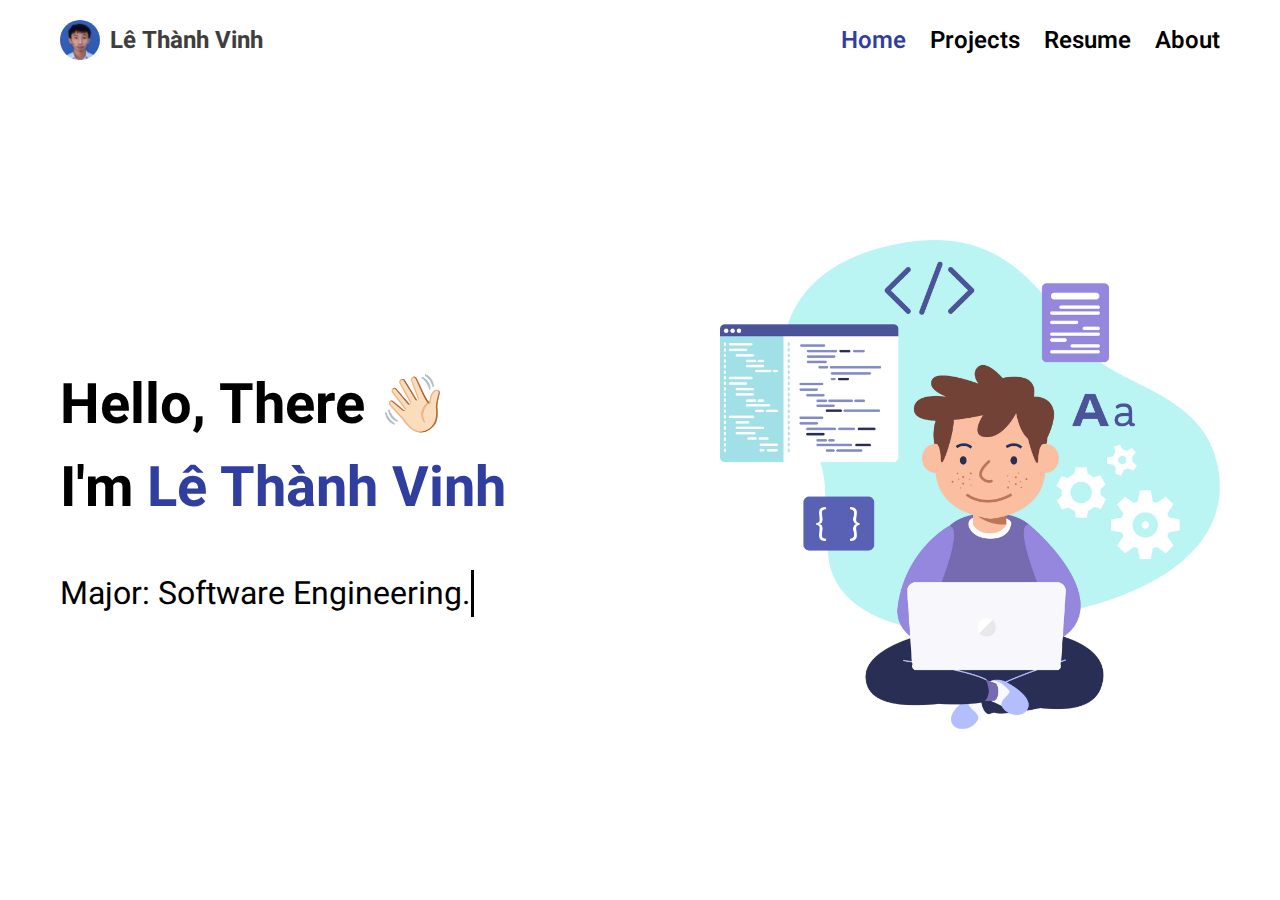
<file: index.html>
<!DOCTYPE html>
<html lang="en">
  <head>
    <meta charset="UTF-8" />
    <meta name="viewport" content="width=device-width, initial-scale=1.0" />
    <link
      href="https://unpkg.com/boxicons@2.1.4/css/boxicons.min.css"
      rel="stylesheet"
    />
    <link rel="stylesheet" href="style.css" />
    <link href="./assets/newavatar.png" rel="icon" />
    <title>Lê Thành Vinh</title>
  </head>

  <body>
    <nav>
      <div class="logo">
        <img src="./assets/21_21110940.jpg" />
        <a href="#">Lê Thành Vinh</a>
      </div>
      <div class="nav-links">
        <a class="selected" href="./index.html">Home</a>
        <a href="./projects.html">Projects</a>
        <a href="./resume.html">Resume</a>
        <a href="./about.html">About</a>
      </div>
    </nav>

    <div class="main">
      <div class="info">
        <h1>
          Hello, There 👋🏻 <br />
          I'm <span>Lê Thành Vinh</span>
        </h1>
        <div class="wrapper">
          <div class="typing-demo">Major: Software Engineering.</div>
        </div>
      </div>
      <img src="assets/bia.png" />
    </div>
  </body>
</html>
</file>
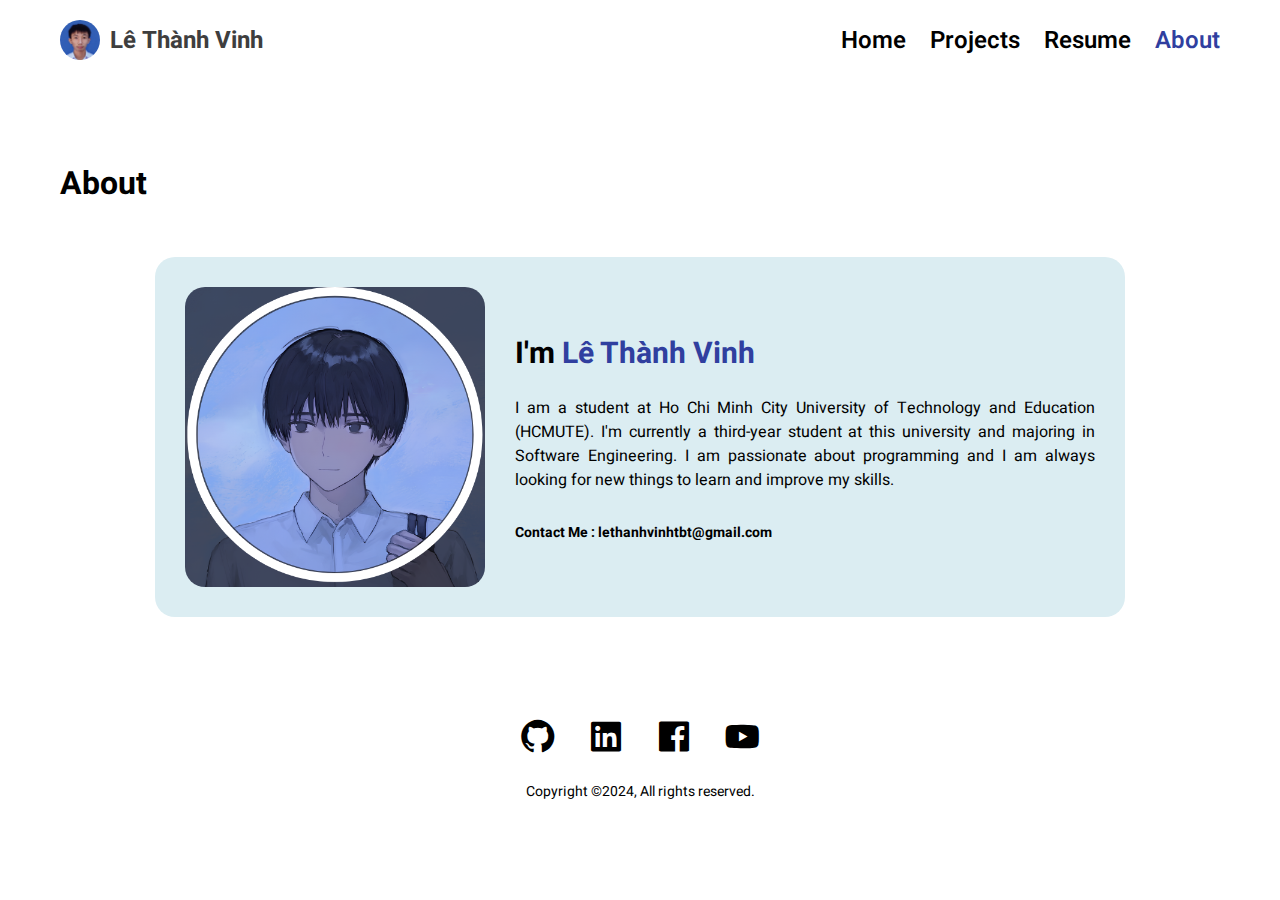
<file: about.html>
<!DOCTYPE html>
<html lang="en">
  <head>
    <meta charset="UTF-8" />
    <meta name="viewport" content="width=device-width, initial-scale=1.0" />
    <link
      href="https://unpkg.com/boxicons@2.1.4/css/boxicons.min.css"
      rel="stylesheet"
    />
    <link
      rel="stylesheet"
      href="https://cdnjs.cloudflare.com/ajax/libs/font-awesome/4.7.0/css/font-awesome.min.css"
    />
    <link href="./assets/newavatar.png" rel="icon" />
    <link rel="stylesheet" href="style.css" />
    <title>About Page | Lê Thành Vinh</title>
  </head>

  <body>
    <nav>
      <div class="logo">
        <img src="./assets/21_21110940.jpg" />
        <a href="#">Lê Thành Vinh</a>
      </div>
      <div class="nav-links">
        <a href="./index.html">Home</a>
        <a href="./projects.html">Projects</a>
        <a href="./resume.html">Resume</a>
        <a class="selected" href="./about.html">About</a>
      </div>
    </nav>

    <h1 class="page-title">About</h1>

    <div class="content">
      <div class="container">
        <img src="./assets/newavatar.png" />
        <div class="about">
          <h2>I'm <span>Lê Thành Vinh</span></h2>
          <p>
            I am a student at Ho Chi Minh City University of Technology and
            Education (HCMUTE). I'm currently a third-year student at this
            university and majoring in Software Engineering. I am passionate
            about programming and I am always looking for new things to learn
            and improve my skills.
          </p>
          <p class="email">Contact Me : lethanhvinhtbt@gmail.com</p>
        </div>
      </div>
    </div>

    <footer>
      <div class="socials">
        <a target="_blank" href="https://github.com/Suzukisakae"
          ><i class="bx bxl-github"></i
        ></a>
        <a
          target="_blank"
          href="https://www.linkedin.com/in/l%C3%AA-th%C3%A0nh-vinh-90a15b2ab/"
          ><i class="bx bxl-linkedin-square"></i
        ></a>
        <a
          target="_blank"
          href="https://www.facebook.com/profile.php?id=100016912685197"
          ><i class="bx bxl-facebook-square"></i
        ></a>
        <a target="_blank" href="https://www.youtube.com/@UkieeSakae"
          ><i class="bx bxl-youtube"></i
        ></a>
      </div>
      <p>Copyright ©2024, All rights reserved.</p>
    </footer>
  </body>
</html>
</file>
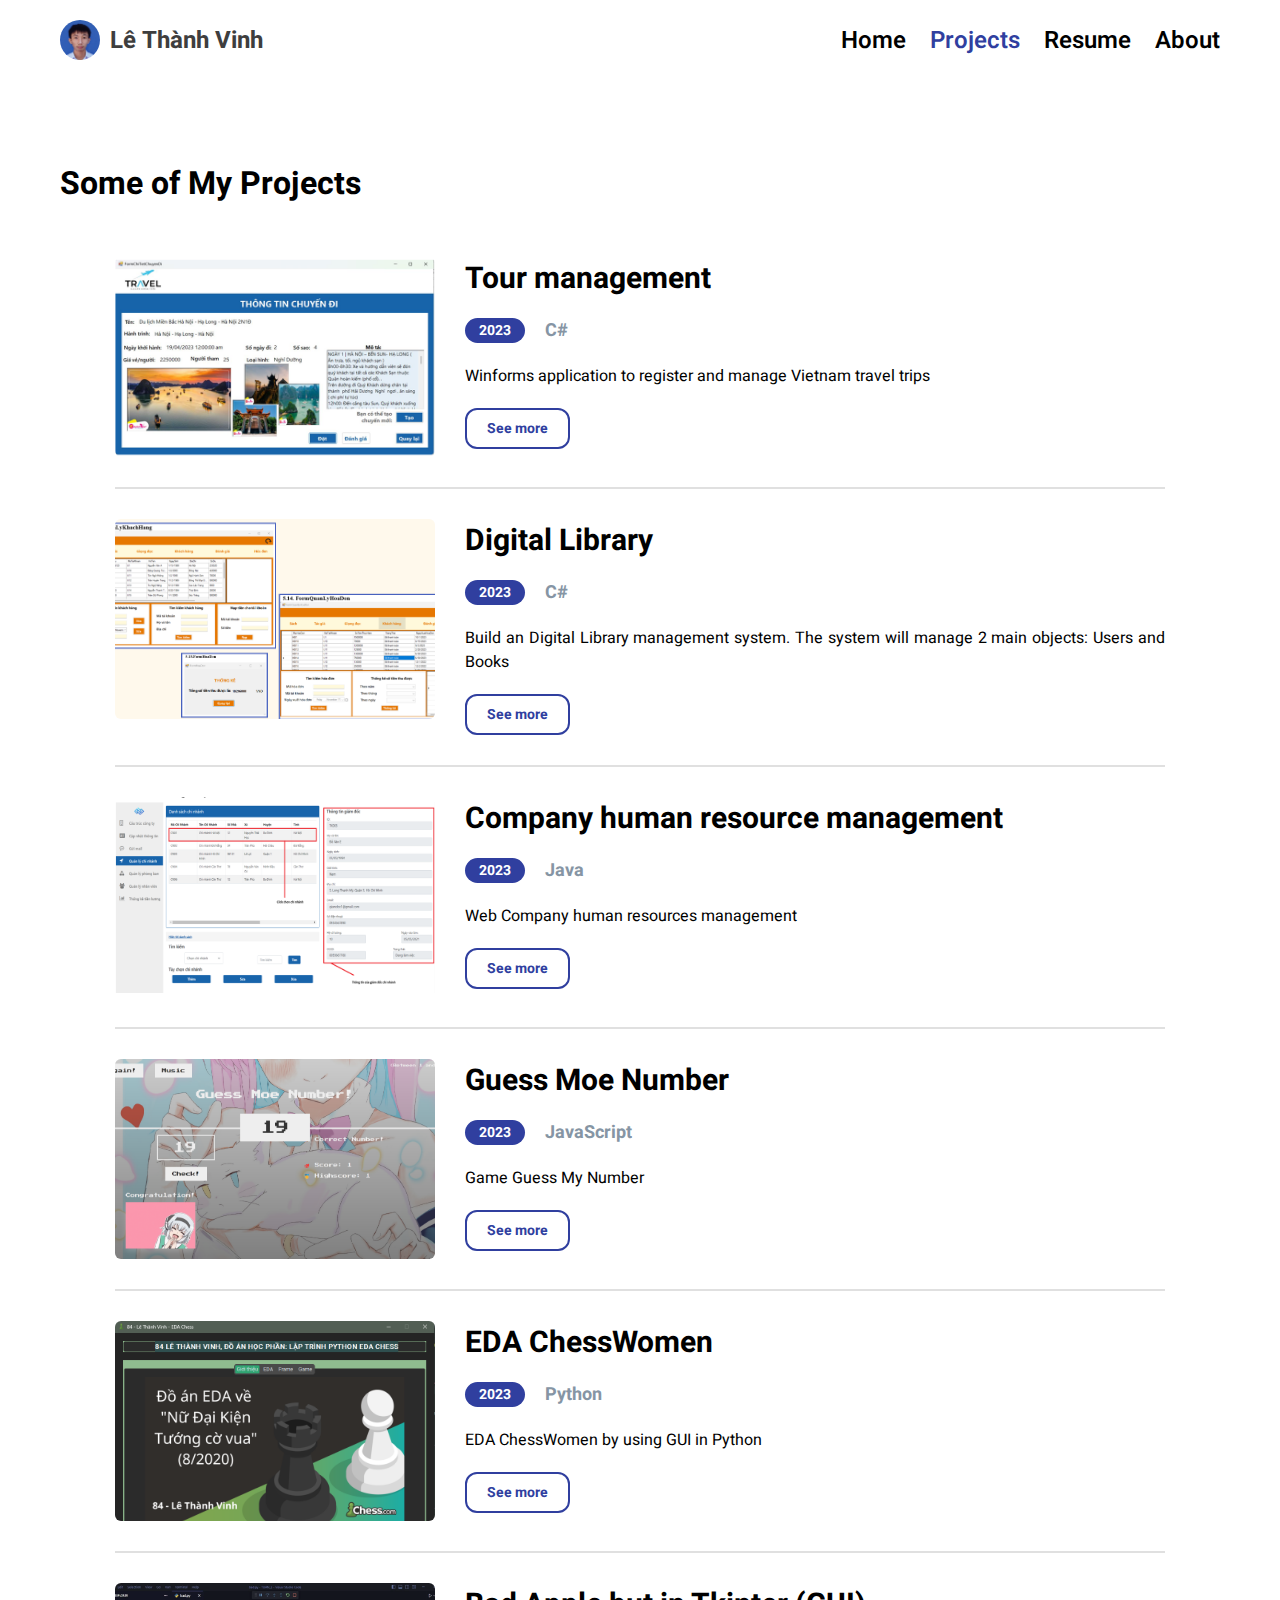
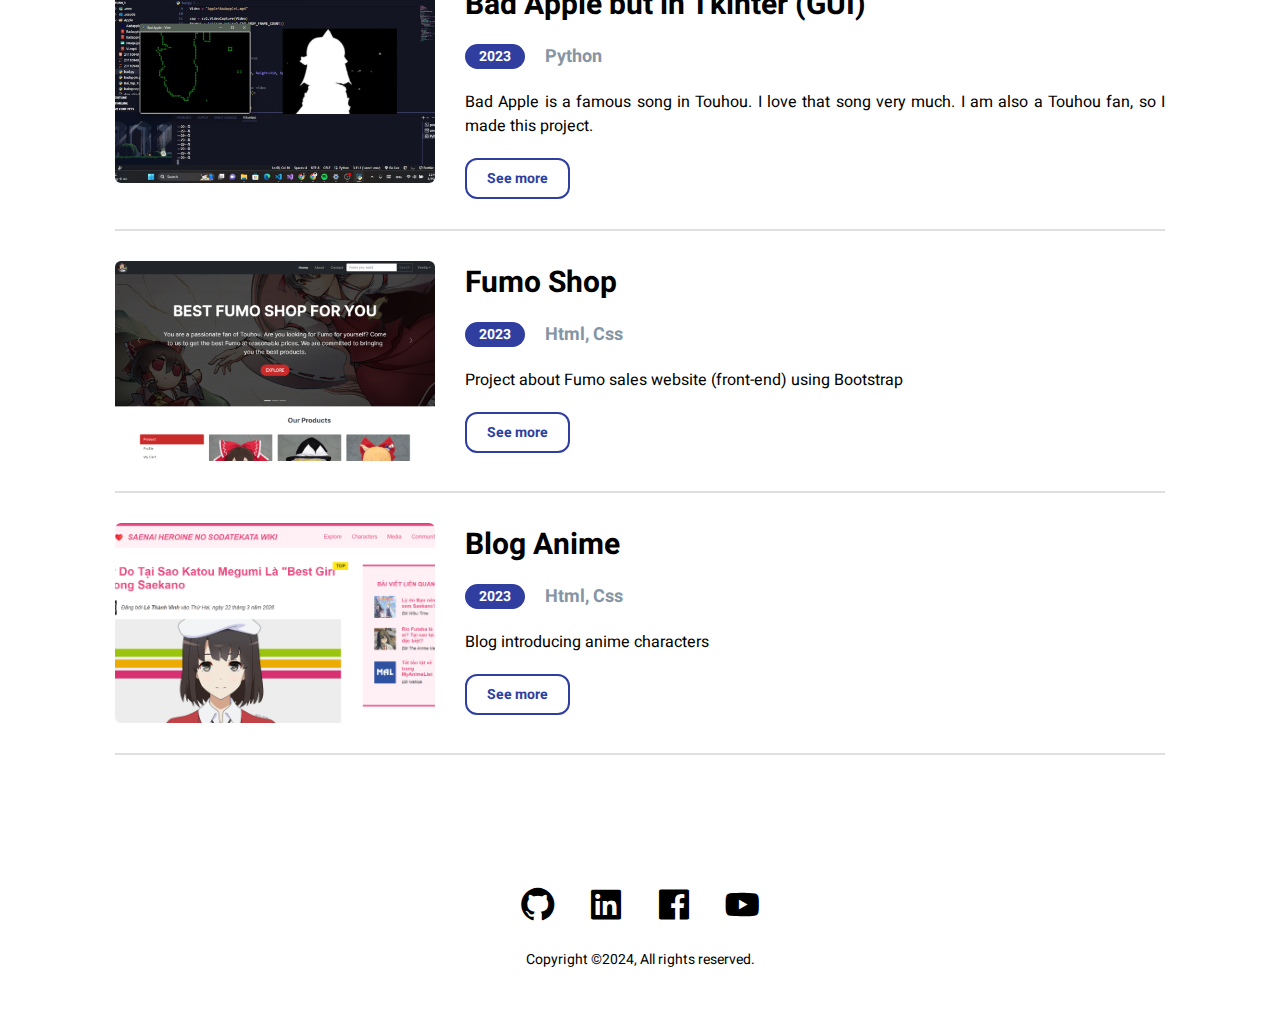
<file: projects.html>
<!DOCTYPE html>
<html lang="en">
  <head>
    <meta charset="UTF-8" />
    <meta name="viewport" content="width=device-width, initial-scale=1.0" />
    <link
      href="https://unpkg.com/boxicons@2.1.4/css/boxicons.min.css"
      rel="stylesheet"
    />
    <link rel="stylesheet" href="./style.css" />
    <link href="./assets/newavatar.png" rel="icon" />
    <title>Projects | Lê Thành Vinh</title>
  </head>

  <body>
    <nav>
      <div class="logo">
        <img src="./assets/21_21110940.jpg" />
        <a href="#">Lê Thành Vinh</a>
      </div>
      <div class="nav-links">
        <a href="./index.html">Home</a>
        <a class="selected" href="./projects.html">Projects</a>
        <a href="./resume.html">Resume</a>
        <a href="./about.html">About</a>
      </div>
    </nav>

    <h1 class="page-title">Some of My Projects</h1>

    <div class="content">
      <div class="works-list">
        <div class="item">
          <img src="./assets/Tour.png" />
          <div class="details">
            <h3>Tour management</h3>
            <div class="item-info">
              <div class="year-badge">2023</div>
              <h4>C#</h4>
            </div>
            <p>
              Winforms application to register and manage Vietnam travel trips
            </p>
            <a
              target="_blank"
              href="https://github.com/Suzukisakae/Project_Software"
              class="btn"
              >See more</a
            >
          </div>
        </div>
        <div class="item">
          <img src="./assets/gd7.png" />
          <div class="details">
            <h3>Digital Library</h3>
            <div class="item-info">
              <div class="year-badge">2023</div>
              <h4>C#</h4>
            </div>
            <p>
              Build an Digital Library management system. The system will manage
              2 main objects: Users and Books
            </p>
            <a
              target="_blank"
              href="https://github.com/Suzukisakae/Electronic-library"
              class="btn"
              >See more</a
            >
          </div>
        </div>
        <div class="item">
          <img src="./assets/QuanLiChiNhanh.png" />
          <div class="details">
            <h3>Company human resource management</h3>
            <div class="item-info">
              <div class="year-badge">2023</div>
              <h4>Java</h4>
            </div>
            <p>Web Company human resources management</p>
            <a
              target="_blank"
              href="https://github.com/Suzukisakae/projectweb"
              class="btn"
              >See more</a
            >
          </div>
        </div>
        <div class="item">
          <img src="./assets/correctNumber.png" />
          <div class="details">
            <h3>Guess Moe Number</h3>
            <div class="item-info">
              <div class="year-badge">2023</div>
              <h4>JavaScript</h4>
            </div>
            <p>Game Guess My Number</p>
            <a
              target="_blank"
              href="https://github.com/Suzukisakae/Guess-Moe-Number"
              class="btn"
              >See more</a
            >
          </div>
        </div>
        <div class="item">
          <img src="./assets/main1.png" />
          <div class="details">
            <h3>EDA ChessWomen</h3>
            <div class="item-info">
              <div class="year-badge">2023</div>
              <h4>Python</h4>
            </div>
            <p>EDA ChessWomen by using GUI in Python</p>
            <a
              target="_blank"
              href="https://github.com/Suzukisakae/GUI_EDA_ChessWomen"
              class="btn"
              >See more</a
            >
          </div>
        </div>
        <div class="item">
          <img src="./assets/bad.png" />
          <div class="details">
            <h3>Bad Apple but in Tkinter (GUI)</h3>
            <div class="item-info">
              <div class="year-badge">2023</div>
              <h4>Python</h4>
            </div>
            <p>
              Bad Apple is a famous song in Touhou. I love that song very much.
              I am also a Touhou fan, so I made this project.
            </p>
            <a
              target="_blank"
              href="https://github.com/Suzukisakae/Bad_Apple_GUI-Tkinter-"
              class="btn"
              >See more</a
            >
          </div>
        </div>
        <div class="item">
          <img src="./assets/fumo.png" />
          <div class="details">
            <h3>Fumo Shop</h3>
            <div class="item-info">
              <div class="year-badge">2023</div>
              <h4>Html, Css</h4>
            </div>
            <p>Project about Fumo sales website (front-end) using Bootstrap</p>
            <a
              target="_blank"
              href="https://github.com/Suzukisakae/Fumo-Shop-new"
              class="btn"
              >See more</a
            >
          </div>
        </div>
        <div class="item">
          <img src="./assets/animea.png" />
          <div class="details">
            <h3>Blog Anime</h3>
            <div class="item-info">
              <div class="year-badge">2023</div>
              <h4>Html, Css</h4>
            </div>
            <p>Blog introducing anime characters</p>
            <a
              target="_blank"
              href="https://github.com/Suzukisakae/blog-anime"
              class="btn"
              >See more</a
            >
          </div>
        </div>
      </div>
    </div>

    <footer>
      <div class="socials">
        <a target="_blank" href="https://github.com/Suzukisakae"
          ><i class="bx bxl-github"></i
        ></a>
        <a
          target="_blank"
          href="https://www.linkedin.com/in/l%C3%AA-th%C3%A0nh-vinh-90a15b2ab/"
          ><i class="bx bxl-linkedin-square"></i
        ></a>
        <a
          target="_blank"
          href="https://www.facebook.com/profile.php?id=100016912685197"
          ><i class="bx bxl-facebook-square"></i
        ></a>
        <a target="_blank" href="https://www.youtube.com/@UkieeSakae"
          ><i class="bx bxl-youtube"></i
        ></a>
      </div>
      <p>Copyright ©2024, All rights reserved.</p>
    </footer>
  </body>
</html>
</file>
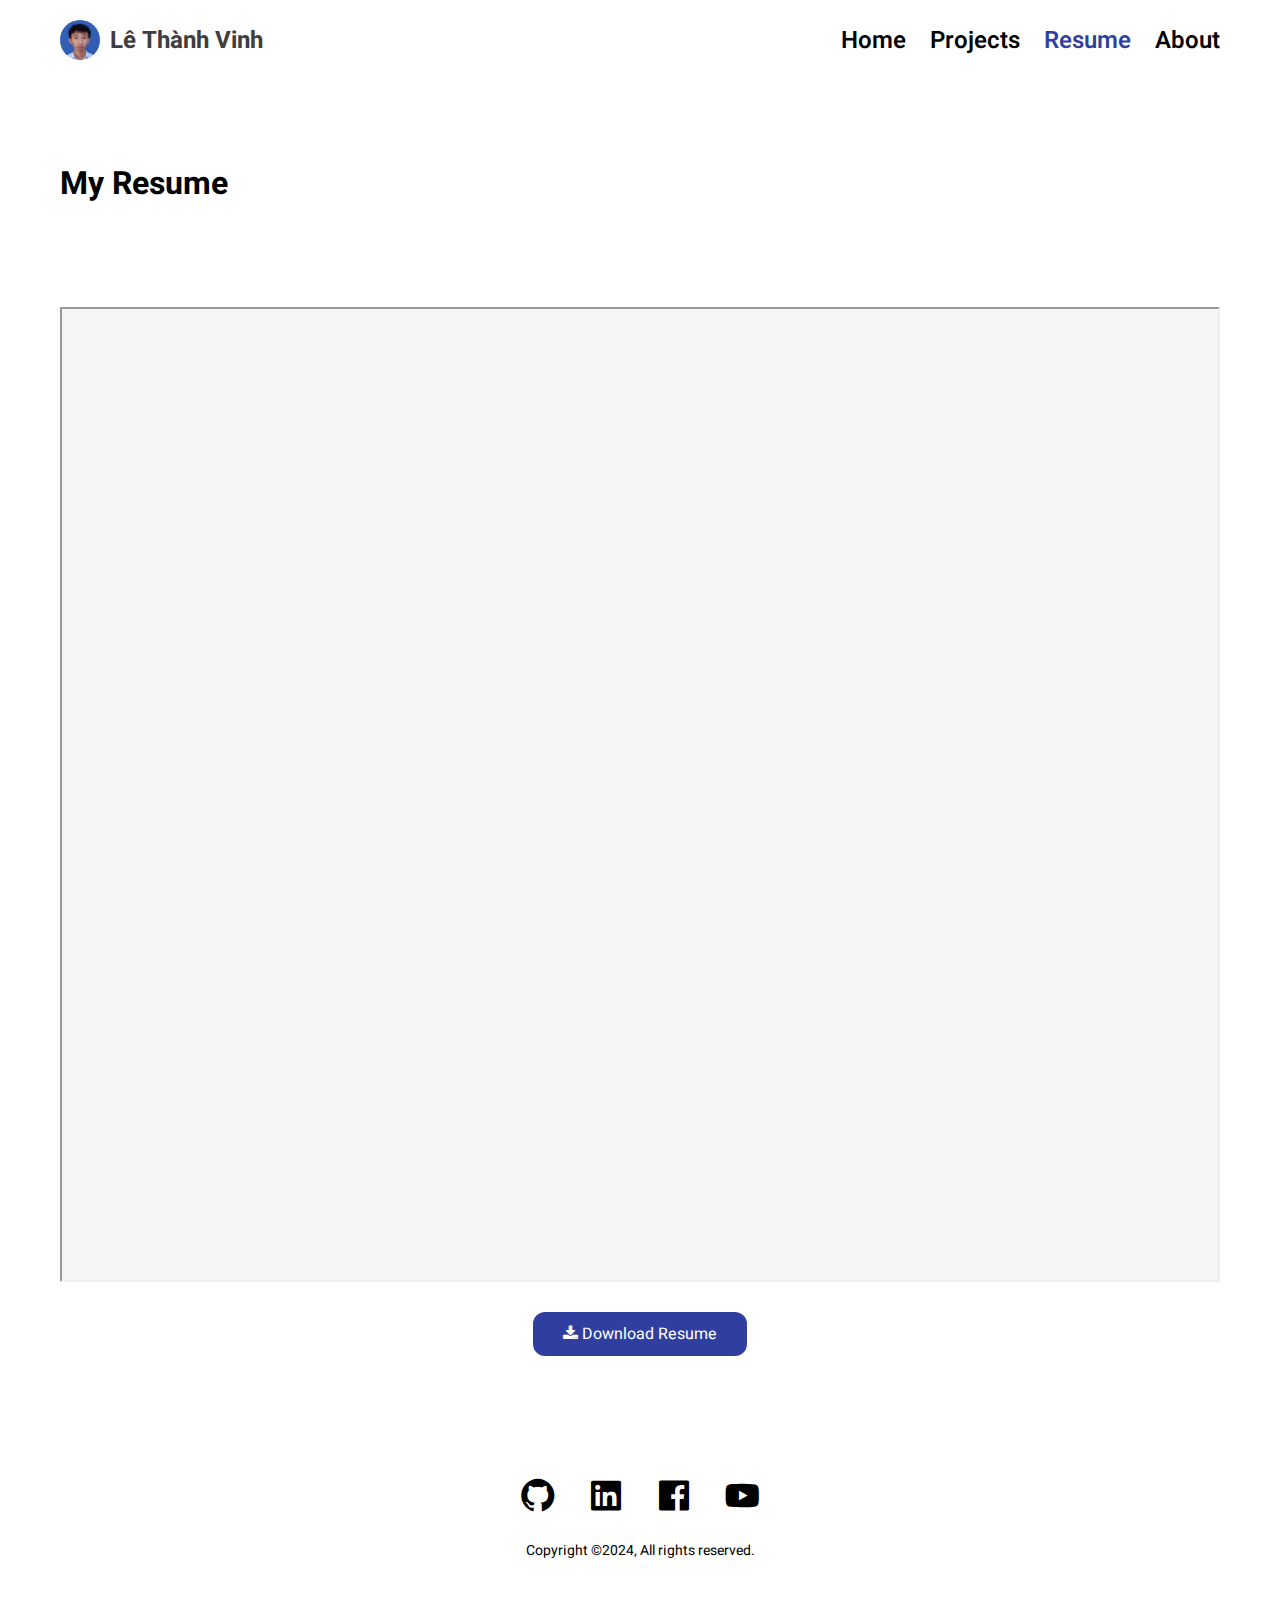
<file: resume.html>
<!DOCTYPE html>
<html lang="en">
  <head>
    <meta charset="UTF-8" />
    <meta name="viewport" content="width=device-width, initial-scale=1.0" />
    <link
      href="https://unpkg.com/boxicons@2.1.4/css/boxicons.min.css"
      rel="stylesheet"
    />
    <link
      rel="stylesheet"
      href="https://cdnjs.cloudflare.com/ajax/libs/font-awesome/4.7.0/css/font-awesome.min.css"
    />
    <link href="./assets/newavatar.png" rel="icon" />
    <link rel="stylesheet" href="style.css" />
    <title>Resume | Lê Thành Vinh</title>
  </head>

  <body>
    <nav>
      <div class="logo">
        <img src="./assets/21_21110940.jpg" />
        <a href="#">Lê Thành Vinh</a>
      </div>
      <div class="nav-links">
        <a href="./index.html">Home</a>
        <a href="./projects.html">Projects</a>
        <a class="selected" href="./resume.html">Resume</a>
        <a href="./about.html">About</a>
      </div>
    </nav>

    <h1 class="page-title">My Resume</h1>

    <div class="page-title">
      <div class="resume">
        <iframe
          id="resume"
          src="./assets/document.pdf"
          frameborder="1"
        ></iframe>
      </div>
      <div class="content">
        <button type="button" class="button" data-download="resume">
          <i class="fa fa-download"></i> Download Resume
        </button>
      </div>
    </div>

    <footer>
      <div class="socials">
        <a target="_blank" href="https://github.com/Suzukisakae"
          ><i class="bx bxl-github"></i
        ></a>
        <a
          target="_blank"
          href="https://www.linkedin.com/in/l%C3%AA-th%C3%A0nh-vinh-90a15b2ab/"
          ><i class="bx bxl-linkedin-square"></i
        ></a>
        <a
          target="_blank"
          href="https://www.facebook.com/profile.php?id=100016912685197"
          ><i class="bx bxl-facebook-square"></i
        ></a>
        <a target="_blank" href="https://www.youtube.com/@UkieeSakae"
          ><i class="bx bxl-youtube"></i
        ></a>
      </div>
      <p>Copyright ©2024, All rights reserved.</p>
    </footer>
    <script src="script.js"></script>
  </body>
</html>
</file>
<file: style.css>
@import url("https://fonts.googleapis.com/css2?family=Heebo:wght@300;400;500;600;700;800&display=swap");

* {
  margin: 0;
  padding: 0;
  box-sizing: border-box;
  font-family: "Heebo", sans-serif;
}

::selection {
  background-color: #303f9f;
  color: #fff;
}

a {
  text-decoration: none;
  color: #000;
}

img {
  object-fit: cover;
  object-position: top;
  /* box-shadow: 0 10px 30px rgba(0, 0, 0, 0.1); */
}

.resume {
  display: flex;
  align-items: center;
  justify-content: center;
}
#resume {
  background-color: #f5f5f5;
  width: 100%;
  height: 975px;
}

nav {
  padding: 20px 148px;
  background-color: #fff;
  display: flex;
  align-items: center;
  justify-content: space-between;
  font-weight: 600;
}

nav .logo {
  display: flex;
  align-items: center;
  gap: 10px;
}

nav .logo img {
  width: 40px;
  height: 40px;
  border-radius: 50%;
}

nav .logo a {
  font-size: 24px;
  color: #3e3e3e;
  font-weight: bold;
}

nav .nav-links {
  font-size: 24px;
  display: flex;
  gap: 24px;
}

nav .nav-links a {
  transition: color 0.3s ease;
}

nav .nav-links a:hover,
nav .nav-links a.selected {
  color: #303f9f;
}

.main {
  padding: 0 148px;
  display: flex;
  align-items: center;
  justify-content: space-between;
  gap: 50px;
  height: calc(100vh - 80px);
}

.main .info h1 {
  font-size: 56px;
  margin-bottom: 40px;
}

.main .info h1 span {
  color: #303f9f;
}

.typing-demo {
  width: 23ch;
  animation: typing 2s steps(27), blink 0.5s step-end infinite alternate;
  white-space: nowrap;
  overflow: hidden;
  border-right: 3px solid;
  font-size: 32px;
}

@keyframes typing {
  from {
    width: 0;
  }
}

@keyframes blink {
  50% {
    border-color: transparent;
  }
}

.main .info p {
  font-size: 16px;
  margin-bottom: 45px;
  width: 100%;
}

.main .info button,
.content .post-list .post-item .buttons button {
  padding: 10px 30px;
  background: #303f9f;
  border: none;
  color: #fff;
  font-size: 16px;
  border-radius: 12px;
  cursor: pointer;
  transition: background 0.3s ease;
}

.main .info button:hover,
.content .post-list .post-item .buttons button:hover {
  background: #1a237e;
}

.main img {
  width: 500px;
  height: 500px;
  border-radius: 12px;
}

.recent {
  padding: 60px 148px;
  background-color: #dbedf2;
}

.recent .header {
  display: flex;
  align-items: center;
  justify-content: space-between;
  margin-bottom: 30px;
}

.recent .header h4,
.separator h4 {
  font-size: 20px;
  font-weight: 400;
}

.recent .header a {
  color: #303f9f;
}

.recent .posts {
  display: flex;
  justify-content: center;
  gap: 20px;
}

.recent .posts .post-item {
  background-color: #fff;
  padding: 24px;
  width: 460px;
}

.recent .posts .post-item h3,
.content .post-list .post-item h3 {
  font-size: 26px;
  margin-bottom: 18px;
}

.recent .posts .post-item .info,
.content .post-list .post-item .info {
  display: flex;
  gap: 10px;
  margin-bottom: 10px;
}

.recent .posts .post-item .info h5,
.content .post-list .post-item h5 {
  font-size: 18px;
  font-weight: 400;
}

.recent .posts .post-item p {
  width: 400px;
}

.separator {
  padding: 40px 148px 0;
}

.separator h4 {
  margin-bottom: 30px;
}

.featured {
  padding: 40px 290px 0;
}

.featured .item,
.works-list .item {
  display: flex;
  gap: 30px;
  margin-bottom: 30px;
  padding-bottom: 30px;
  border-bottom: 2px solid #e0e0e0;
}

.works-list .item a {
  display: inline-block;
  margin-top: 20px;
  padding: 8px 20px;
  background: #fff;
  font-weight: bold;
  border: 2px solid #303f9f;
  color: #303f9f;
  font-size: 14px;
  border-radius: 12px;
  cursor: pointer;
  transition: background 0.3s ease;
}

.featured .item img,
.works-list .item img {
  width: 320px;
  height: 200px;
  border-radius: 6px;
}

.featured .item .details h3,
.works-list .item h3 {
  font-size: 30px;
  margin-bottom: 16px;
}

.featured .item .details .item-info,
.works-list .item .details .item-info {
  display: flex;
  align-items: center;
  gap: 20px;
  margin-bottom: 20px;
}

.featured .item .details .item-info .year-badge,
.works-list .item .details .item-info .year-badge,
.content .work-info .year-badge {
  background-color: #303f9f;
  padding: 2px 14px;
  color: #fff;
  border-radius: 16px;
  font-size: 14px;
  font-weight: bold;
}

.featured .item .details .item-info h4,
.works-list .item .details .item-info h4 {
  color: #8695a4;
  font-size: 18px;
}

.featured .item .details p,
.works-list .item .details p {
  width: 700px;
  text-align: justify;
}

footer {
  padding: 40px 0;
  display: flex;
  flex-direction: column;
  align-items: center;
}

footer .socials {
  display: flex;
  align-items: center;
  gap: 28px;
  margin-bottom: 20px;
}

footer .socials i {
  font-size: 40px;
  cursor: pointer;
  transition: color 0.3s ease;
}

footer .socials i:hover {
  color: #303f9f;
}

footer p {
  font-size: 14px;
}

.page-title {
  padding: 80px 234px 20px;
  width: 100%;
}

.page-title button {
  padding: 10px 30px;
  background: #303f9f;
  border: none;
  color: #fff;
  font-size: 16px;
  border-radius: 12px;
  cursor: pointer;
  transition: background 0.3s ease;
}

.content {
  padding: 30px 148px 60px;
  display: flex;
  flex-direction: column;
  align-items: center;
}

.content .work-info {
  display: flex;
  align-items: center;
  justify-content: flex-start;
  gap: 20px;
  width: 970px;
}

.content .work-info .category {
  color: #8695a4;
  font-size: 18px;
}

.content > p {
  width: 970px;
  font-size: 15px;
  margin: 20px 0;
}

.content > img {
  width: 970px;
  margin: 30px 0;
  border-radius: 20px;
}

.content > h1,
.content > h2,
.content > h3 {
  width: 970px;
}

.content .post-list {
  display: flex;
  flex-direction: column;
  gap: 20px;
}

.content .post-list .post-item {
  background-color: #dbedf2;
  padding: 24px;
  width: 960px;
  border-radius: 10px;
}

.content .post-list .post-item .buttons {
  margin-top: 30px;
  display: flex;
  align-items: center;
  justify-content: flex-end;
  gap: 10px;
}

.content .post-list .post-item .buttons button {
  font-size: 14px;
  padding: 6px 20px;
}

.content .post-list .post-item .buttons i {
  font-size: 22px;
  cursor: pointer;
  transition: color 0.3s ease;
}

.content .post-list .post-item .buttons i:hover {
  color: #303f9f;
}

.content .container {
  background-color: #dbedf2;
  padding: 30px;
  display: flex;
  align-items: center;
  gap: 30px;
  width: 970px;
  border-radius: 20px;
}

.content .container img {
  width: 300px;
  height: 300px;
  border-radius: 20px;
}

.content .container h2 {
  margin-bottom: 20px;
  font-size: 30px;
}
.content .container h2 span {
  color: #303f9f;
}

.content .container .about > p {
  text-align: justify;
}

.content .container .about .email {
  font-weight: bold;
  margin-top: 30px;
  font-size: 14px;
}

@media screen and (max-width: 1400px) {
  nav {
    padding: 20px 60px;
  }

  .main {
    padding: 0 60px;
  }

  .recent {
    padding: 60px;
  }

  .featured,
  .separator {
    padding: 40px 60px 0;
  }

  .page-title {
    padding: 80px 60px 20px;
  }
}

@media screen and (max-width: 1200px) {
  nav {
    padding: 20px 40px;
  }

  .main {
    padding: 0 40px;
  }

  .main img {
    width: 340px;
    height: 340px;
  }

  .recent {
    padding: 40px;
  }

  .featured,
  .separator {
    padding: 40px 40px 0;
  }

  .featured .item .details p,
  .works-list .item .details p {
    width: 100%;
  }

  .page-title {
    padding: 80px 40px 20px;
  }

  .content .work-info,
  .content > p,
  .content > img,
  .content > h1,
  .content > h2,
  .content > h3,
  .content .post-list .post-item,
  .content .container {
    width: 100%;
  }

  .content .container img {
    width: 250px;
    height: 250px;
  }

  .content .container h2 {
    font-size: 24px;
    margin-bottom: 10px;
  }

  .content .container .about > p {
    font-size: 14px;
  }
}

@media screen and (max-width: 992px) {
  nav {
    padding: 20px;
  }

  .main {
    padding: 0 20px;
  }

  .main img {
    width: 300px;
    height: 300px;
  }

  .main .info h1 {
    font-size: 34px;
  }

  .main .info p {
    font-size: 15px;
  }

  .main .info button {
    font-size: 15px;
    padding: 8px 22px;
  }

  .recent {
    padding: 40px 20px;
  }

  .recent .posts .post-item {
    width: 100%;
  }

  .recent .posts .post-item h3,
  .content .post-list .post-item h3 {
    font-size: 20px;
  }

  .recent .posts .post-item .info h5,
  .content .post-list .post-item .info h5 {
    font-size: 14px;
  }

  .recent .posts .post-item p {
    width: 100%;
    font-size: 14px;
  }

  .featured,
  .separator {
    padding: 40px 20px 0;
  }

  .featured .item,
  .works-list .item {
    flex-direction: column;
    padding: 0 20px 30px;
  }

  .featured .item img,
  .works-list .item img {
    width: 100%;
    height: auto;
  }

  .featured .item .details h3,
  .works-list .details .item h3 {
    font-size: 24px;
    margin-bottom: 12px;
  }

  .featured .item .details .item-info .year-badge,
  .works-list .item .details .item-info .year-badge {
    font-size: 12px;
  }

  .featured .item .details .item-info h4,
  .works-list .item .details .item-info h4 {
    font-size: 15px;
  }

  .featured .item .details p,
  .works-list .item .details p {
    font-size: 14px;
  }

  .content {
    padding: 30px 20px 60px;
  }

  .content .container h2 {
    font-size: 20px;
  }

  .content .container .about > p {
    font-size: 13px;
  }
}

@media screen and (max-width: 768px) {
  nav {
    justify-content: center;
  }

  nav .logo {
    display: none;
  }

  .main {
    flex-direction: column;
    justify-content: space-around;
    margin: 40px 0;
    height: auto;
  }

  .main .info h1 {
    font-size: 30px;
    margin-bottom: 16px;
  }

  .main .info p {
    margin-bottom: 16px;
  }

  .main .info button {
    padding: 6px 20px;
    font-size: 13px;
  }

  .main img {
    margin-top: 20px;
    width: 100%;
    height: auto;
    border-radius: 50px;
  }

  .recent .posts,
  .content .container {
    flex-direction: column;
  }

  .content .container img {
    width: 100%;
    height: auto;
  }
}
</file>
